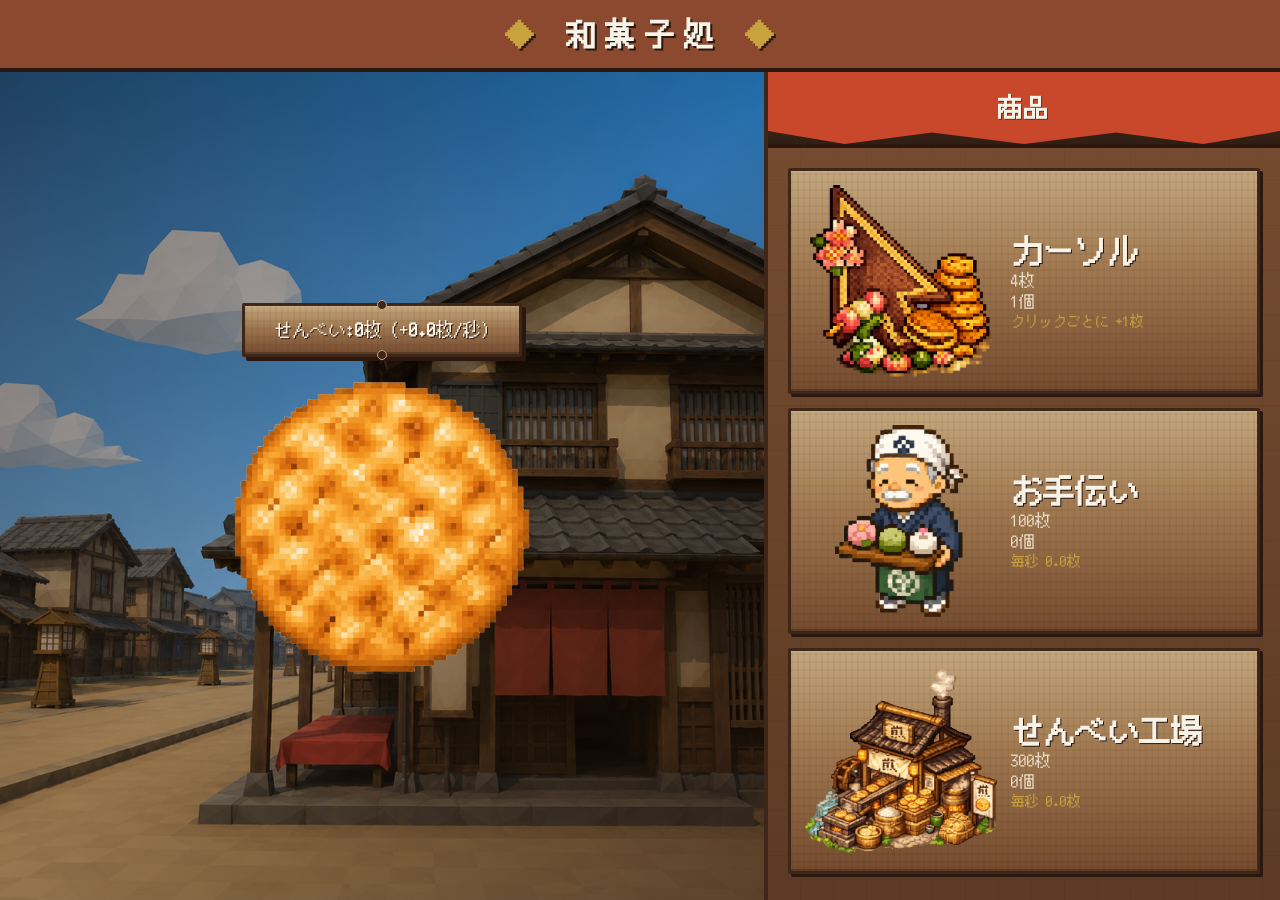
<file: index.html>
<!DOCTYPE html>
<html lang="ja">

<head>
  <meta charset="UTF-8">
  <meta name="viewport" content="width=device-width, initial-scale=1.0">
  <!-- ①titleタグの中身を書き換えて好きな言葉を入れて、ゲームのタイトルを設定しよう! -->
  <title>Rice Cracker</title>
  <link rel="stylesheet" href="style.css">
  <script src="DONOTTOUCH/lib.js" defer></script>
  <script src="DONOTTOUCH/storage.js" defer></script>
  <script src="script.js" defer></script>
</head>

<body>
  <header class="shop-sign">
    <!-- ②h1タグにも好きな言葉を入れて、お店の名前を設定しよう! -->
    <h1>和菓子処</h1>
  </header>
  <div class="container">
    <div id="particles-container"></div>
    <div class="sectionLeft">
      <!-- 【課題】ここにリセットボタンを追加しよう！
        下の例のように button タグを書いてみよう。
        id="resetButton"、class="reset-button"、type="button" を忘れないでね。
        ボタンの文字は「リセット」にしてみよう。 -->
      <!-- <button id="resetButton" class="reset-button" type="button">リセット</button> -->

      <div id="senbeiDisplay">せんべい: <span id="senbeiCount">0</span>枚 (+<span id="senbeiRate">0.0</span>枚/秒)</div>
      <div class="senbei-wrapper">
        <!-- ③せんべいの画像を追加して、ゲームに反映させよう！ -->
        <img src="senbei.png" class="senbei" alt="せんべい">
      </div>
    </div>
    <div class="sectionRight">
      <div class="shop-header">
        <div class="noren">商品</div>
      </div>
      <div class="store">
        <div id="products">
        </div>
      </div>
    </div>
  </div>
</body>

</html>
</file>
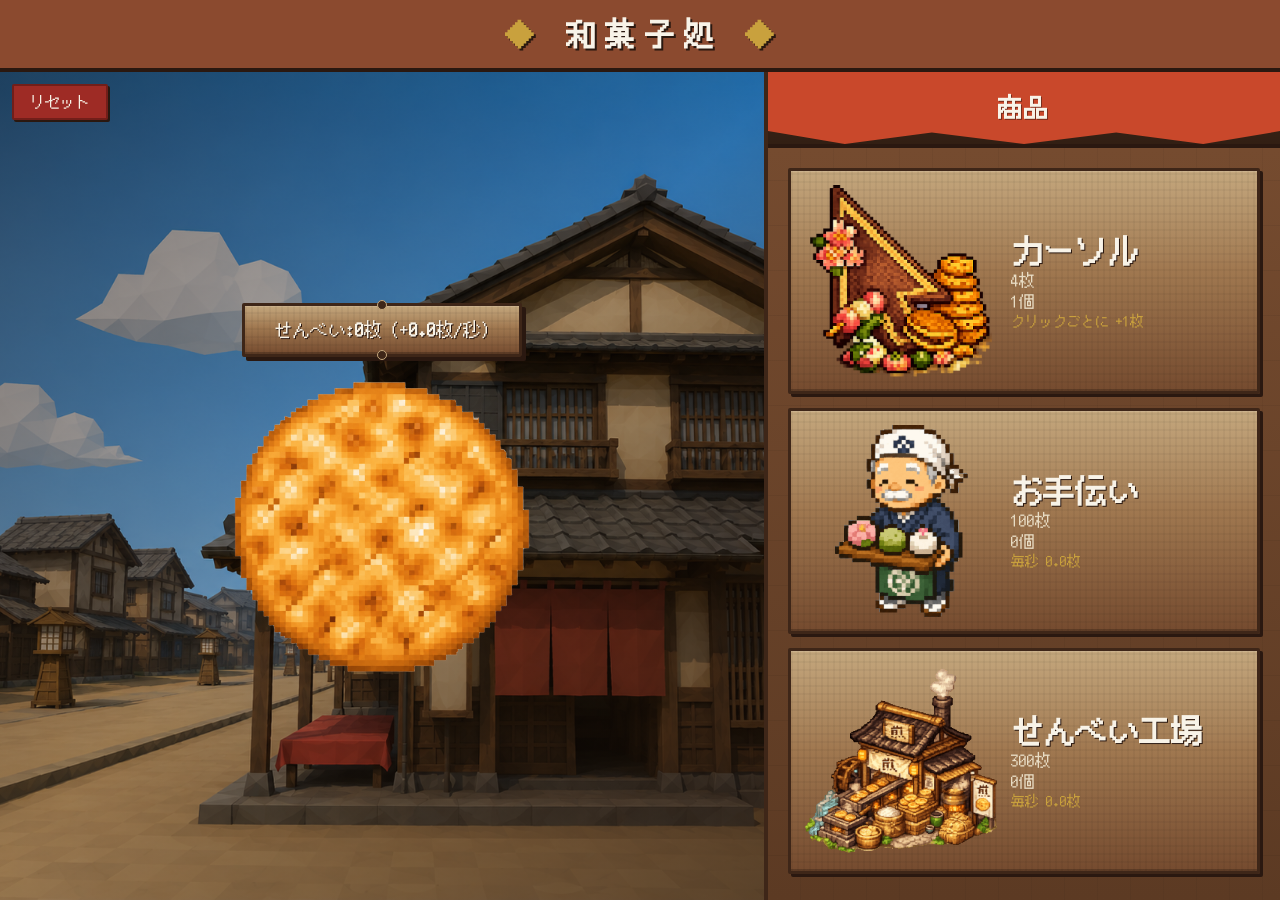
<file: complete/index.html>
<!DOCTYPE html>
<html lang="ja">

<head>
  <meta charset="UTF-8">
  <meta name="viewport" content="width=device-width, initial-scale=1.0">
  <!-- ①titleタグの中身を書き換えて好きな言葉を入れて、ゲームのタイトルを設定しよう! -->
  <title>Rice Cracker</title>
  <link rel="stylesheet" href="style.css">
  <script src="DONOTTOUCH/lib.js" defer></script>
  <script src="DONOTTOUCH/storage.js" defer></script>
  <script src="script.js" defer></script>
</head>

<body>
  <header class="shop-sign">
    <!-- ②h1タグにも好きな言葉を入れて、お店の名前を設定しよう! -->
    <h1>和菓子処</h1>
  </header>
  <div class="container">
    <div id="particles-container"></div>
    <div class="sectionLeft">
      <!-- 【課題】ここにリセットボタンを追加しよう！
        下の例のように button タグを書いてみよう。
        id="resetButton"、class="reset-button"、type="button" を忘れないでね。
        ボタンの文字は「リセット」にしてみよう。 -->
      <button id="resetButton" class="reset-button" type="button">リセット</button>
      <div id="senbeiDisplay">せんべい: <span id="senbeiCount">0</span>枚 (+<span id="senbeiRate">0.0</span>枚/秒)</div>
      <div class="senbei-wrapper">
        <!-- ③せんべいの画像を追加して、ゲームに反映させよう！ -->
        <img src="senbei.png" class="senbei" alt="せんべい">
      </div>
    </div>
    <div class="sectionRight">
      <div class="shop-header">
        <div class="noren">商品</div>
      </div>
      <div class="store">
        <div id="products">
        </div>
      </div>
    </div>
  </div>
</body>

</html>
</file>
<file: style.css>
@font-face {
  font-family: 'PixelMplus12-Regular';
  src: url('DONOTTOUCH/fonts/PixelMplus12-Regular.ttf') format('truetype');
  font-weight: 400;
  font-style: normal;
  font-display: swap;
}

:root {
  --color-paper: #E8DCC4;
  --color-paper-dark: #D6C6A8;
  --color-ink: #1A0E08;
  --color-wood-ink: #2A1810;
  --color-wood-dark: #3E2618;
  --color-wood: #5C3A23;
  --color-wood-mid: #754B2F;
  --color-wood-light: #A07850;
  --color-wood-pale: #C4A77D;
  --color-vermilion: #9E2B25;
  --color-vermilion-dark: #721E19;
  --color-vermilion-light: #C03A32;
  --color-gold: #C9A13D;
  --color-cream: #F8F3E8;
  --font-jp: 'PixelMplus12-Regular', sans-serif;
}

*,
*::before,
*::after {
  box-sizing: border-box;
  margin: 0;
  padding: 0;
}

html,
body {
  width: 100%;
  height: 100%;
}

body {
  display: flex;
  flex-direction: column;
  height: 100vh;
  overflow: hidden;
  font-family: var(--font-jp);
  color: var(--color-ink);
  background: var(--color-paper-dark);
}

.shop-sign {
  flex-shrink: 0;
  height: 72px;
  display: flex;
  align-items: center;
  justify-content: center;
  background-color: #8b4a2f;
  border-bottom: 4px solid var(--color-wood-ink);
  box-shadow: 0 4px 0 rgba(0, 0, 0, 0.25);
}

.shop-sign h1 {
  display: inline-flex;
  align-items: center;
  gap: 0.8rem;
  font-size: 1.9rem;
  color: var(--color-cream);
  letter-spacing: 0.3em;
  text-indent: 0.3em;
  text-shadow: 2px 2px 0 var(--color-wood-ink);
}

.shop-sign h1::before,
.shop-sign h1::after {
  content: '◆';
  color: var(--color-gold);
  pointer-events: none;
}

.container {
  display: flex;
  flex-direction: row;
  flex: 1;
  min-height: 0;
}

.sectionLeft {
  flex: 0 0 60%;
  display: flex;
  flex-direction: column;
  align-items: center;
  justify-content: center;
  gap: 32px;
  position: relative;
  background:
    linear-gradient(135deg, rgba(26, 14, 8, 0.6) 0%, rgba(26, 14, 8, 0.25) 50%, rgba(26, 14, 8, 0.6) 100%),
    url('DONOTTOUCH/image/background.png') center / cover no-repeat;
  border-right: 4px solid var(--color-wood-dark);
}

.reset-button {
  position: absolute;
  top: 12px;
  left: 12px;
  padding: 8px 16px;
  font-family: var(--font-jp);
  font-size: 0.95rem;
  color: var(--color-cream);
  background: var(--color-vermilion);
  border: 2px solid var(--color-vermilion-dark);
  border-radius: 2px;
  cursor: pointer;
  box-shadow: 2px 2px 0 var(--color-wood-ink);
}

.reset-button:hover {
  background: var(--color-vermilion-light);
}

#senbeiDisplay {
  position: relative;
  display: inline-flex;
  align-items: center;
  justify-content: center;
  min-width: 280px;
  padding: 14px 28px;
  background:
    repeating-linear-gradient(90deg, rgba(0, 0, 0, 0.04) 0 2px, transparent 2px 6px),
    repeating-linear-gradient(0deg, rgba(0, 0, 0, 0.04) 0 2px, transparent 2px 8px),
    linear-gradient(180deg, var(--color-wood-pale) 0%, var(--color-wood-light) 45%, var(--color-wood-mid) 100%);
  border: 3px solid var(--color-wood-dark);
  border-radius: 2px;
  font-size: 1.15rem;
  color: var(--color-cream);
  text-shadow: 1px 1px 0 var(--color-wood-ink);
  box-shadow:
    inset 0 1px 0 rgba(255, 255, 255, 0.12),
    inset 0 -2px 0 rgba(0, 0, 0, 0.2),
    4px 4px 0 var(--color-wood-ink);
}

#senbeiCount,
#senbeiRate {
  font-weight: 700;
}

#senbeiDisplay::before,
#senbeiDisplay::after {
  content: '';
  position: absolute;
  left: 50%;
  width: 10px;
  height: 10px;
  margin-left: -5px;
  border-radius: 50%;
  background: var(--color-wood-dark);
  border: 1px solid var(--color-wood-pale);
  pointer-events: none;
}

#senbeiDisplay::before {
  top: -6px;
}

#senbeiDisplay::after {
  bottom: -6px;
}

.senbei-wrapper {
  position: relative;
  width: 280px;
  height: 280px;
  display: flex;
  align-items: center;
  justify-content: center;
  background: transparent;
}

.senbei {
  display: block;
  width: 384px;
  height: 384px;
  border-radius: 50%;
  cursor: pointer;
  transition: transform 0.1s ease;
  object-fit: contain;
}

.senbei:hover {
  transform: scale(1.05);
}

.senbei.clicked {
  animation: pop 0.3s ease;
}

.sectionRight {
  flex: 0 0 40%;
  display: flex;
  flex-direction: column;
  background:
    repeating-linear-gradient(90deg, transparent 0 10px, rgba(0, 0, 0, 0.04) 10px 11px),
    linear-gradient(180deg, var(--color-wood) 0%, var(--color-wood-dark) 100%);
}

.shop-header {
  flex-shrink: 0;
  height: 76px;
  display: flex;
  align-items: flex-start;
  justify-content: center;
  background:
    linear-gradient(180deg, rgba(255, 255, 255, 0.06) 0%, transparent 30%, rgba(0, 0, 0, 0.2) 100%),
    var(--color-wood-dark);
  border-bottom: 4px solid var(--color-wood-ink);
}

/* ④　のれんの色を変えてみよう！ */
.noren {
  display: flex;
  justify-content: center;
  align-items: center;
  gap: 1.5rem;
  width: 100%;
  height: 72px;
  background-color: #c9482b;
  color: var(--color-cream);
  font-size: 1.5rem;
  font-weight: 700;
  letter-spacing: 0.1em;
  text-shadow: 1px 1px 0 rgba(0, 0, 0, 0.4);
  clip-path: polygon(0 0, 100% 0, 100% 82%, 85% 100%, 68% 84%, 50% 100%, 32% 84%, 15% 100%, 0 82%);
}

.noren span {
  display: flex;
  align-items: center;
  justify-content: center;
  height: 100%;
  padding: 0 10px;
  color: var(--color-cream);
  font-size: 1.5rem;
  font-weight: 700;
  letter-spacing: 0.1em;
  text-shadow: 1px 1px 0 rgba(0, 0, 0, 0.4);
}

.store {
  flex: 1;
  overflow-y: auto;
  background:
    repeating-linear-gradient(90deg, transparent 0 32px, rgba(0, 0, 0, 0.04) 32px 33px),
    repeating-linear-gradient(0deg, transparent 0 44px, rgba(0, 0, 0, 0.05) 44px 45px),
    linear-gradient(180deg, var(--color-wood-mid) 0%, var(--color-wood) 100%);
  padding: 20px;
}

.product-card {
  margin-bottom: 14px;
  padding: 14px;
  display: flex;
  align-items: center;
  gap: 14px;
  background:
    repeating-linear-gradient(90deg, rgba(0, 0, 0, 0.04) 0 2px, transparent 2px 6px),
    repeating-linear-gradient(0deg, rgba(0, 0, 0, 0.04) 0 2px, transparent 2px 8px),
    linear-gradient(180deg, var(--color-wood-pale) 0%, var(--color-wood-light) 45%, var(--color-wood-mid) 100%);
  border: 3px solid var(--color-wood-dark);
  border-radius: 2px;
  cursor: pointer;
  color: var(--color-cream);
  box-shadow:
    inset 0 1px 0 rgba(255, 255, 255, 0.12),
    inset 0 -2px 0 rgba(0, 0, 0, 0.18),
    3px 3px 0 var(--color-wood-ink);
  transition: transform 0.1s ease, box-shadow 0.1s ease;
}

.product-card:hover {
  transform: translate(-2px, -2px);
  box-shadow:
    inset 0 1px 0 rgba(255, 255, 255, 0.12),
    inset 0 -2px 0 rgba(0, 0, 0, 0.18),
    5px 5px 0 var(--color-wood-ink);
}

.product-card h2 {
  font-size: 2rem;
  color: var(--color-cream);
  text-shadow: 1px 1px 0 var(--color-wood-ink);
}

.product-card p {
  margin-top: 4px;
  color: var(--color-paper);
}

.product-card .effect {
  font-size: 0.85rem;
  color: var(--color-gold);
}

.product-image {
  width: 192px;
  height: 192px;
  flex-shrink: 0;
  background: transparent;
  object-fit: contain;
}

.product-info {
  flex: 1;
  min-width: 0;
}

#particles-container {
  position: fixed;
  inset: 0;
  pointer-events: none;
  z-index: 100;
  overflow: hidden;
}

.particle {
  position: fixed;
  width: 12px;
  height: 12px;
  border-radius: 50%;
  background: var(--color-wood-pale);
  pointer-events: none;
  box-shadow: 0 0 4px rgba(201, 161, 61, 0.5);
  animation: particle-fly 0.8s ease-out forwards;
}

@keyframes pop {
  0% {
    transform: scale(1);
  }

  30% {
    transform: scale(0.85);
  }

  60% {
    transform: scale(1.08);
  }

  100% {
    transform: scale(1);
  }
}

@keyframes particle-fly {
  0% {
    opacity: 1;
    transform: translate(0, 0) scale(1);
  }

  100% {
    opacity: 0;
    transform: translate(var(--dx, 0), -80px) scale(0.3);
  }
}

.store::-webkit-scrollbar {
  width: 10px;
}

.store::-webkit-scrollbar-track {
  background: var(--color-wood-dark);
}

.store::-webkit-scrollbar-thumb {
  background: var(--color-wood-light);
  border: 1px solid var(--color-wood-ink);
}

.store::-webkit-scrollbar-thumb:hover {
  background: var(--color-wood-pale);
}
</file>
<file: complete/style.css>
@font-face {
  font-family: 'PixelMplus12-Regular';
  src: url('DONOTTOUCH/fonts/PixelMplus12-Regular.ttf') format('truetype');
  font-weight: 400;
  font-style: normal;
  font-display: swap;
}

:root {
  --color-paper: #E8DCC4;
  --color-paper-dark: #D6C6A8;
  --color-ink: #1A0E08;
  --color-wood-ink: #2A1810;
  --color-wood-dark: #3E2618;
  --color-wood: #5C3A23;
  --color-wood-mid: #754B2F;
  --color-wood-light: #A07850;
  --color-wood-pale: #C4A77D;
  --color-vermilion: #9E2B25;
  --color-vermilion-dark: #721E19;
  --color-vermilion-light: #C03A32;
  --color-gold: #C9A13D;
  --color-cream: #F8F3E8;
  --font-jp: 'PixelMplus12-Regular', sans-serif;
}

*,
*::before,
*::after {
  box-sizing: border-box;
  margin: 0;
  padding: 0;
}

html,
body {
  width: 100%;
  height: 100%;
}

body {
  display: flex;
  flex-direction: column;
  height: 100vh;
  overflow: hidden;
  font-family: var(--font-jp);
  color: var(--color-ink);
  background: var(--color-paper-dark);
}

.shop-sign {
  flex-shrink: 0;
  height: 72px;
  display: flex;
  align-items: center;
  justify-content: center;
  background-color: #8b4a2f;
  border-bottom: 4px solid var(--color-wood-ink);
  box-shadow: 0 4px 0 rgba(0, 0, 0, 0.25);
}

.shop-sign h1 {
  display: inline-flex;
  align-items: center;
  gap: 0.8rem;
  font-size: 1.9rem;
  color: var(--color-cream);
  letter-spacing: 0.3em;
  text-indent: 0.3em;
  text-shadow: 2px 2px 0 var(--color-wood-ink);
}

.shop-sign h1::before,
.shop-sign h1::after {
  content: '◆';
  color: var(--color-gold);
  pointer-events: none;
}

.container {
  display: flex;
  flex-direction: row;
  flex: 1;
  min-height: 0;
}

.sectionLeft {
  flex: 0 0 60%;
  display: flex;
  flex-direction: column;
  align-items: center;
  justify-content: center;
  gap: 32px;
  position: relative;
  background:
    linear-gradient(135deg, rgba(26, 14, 8, 0.6) 0%, rgba(26, 14, 8, 0.25) 50%, rgba(26, 14, 8, 0.6) 100%),
    url('DONOTTOUCH/image/background.png') center / cover no-repeat;
  border-right: 4px solid var(--color-wood-dark);
}

.reset-button {
  position: absolute;
  top: 12px;
  left: 12px;
  padding: 8px 16px;
  font-family: var(--font-jp);
  font-size: 0.95rem;
  color: var(--color-cream);
  background: var(--color-vermilion);
  border: 2px solid var(--color-vermilion-dark);
  border-radius: 2px;
  cursor: pointer;
  box-shadow: 2px 2px 0 var(--color-wood-ink);
}

.reset-button:hover {
  background: var(--color-vermilion-light);
}

#senbeiDisplay {
  position: relative;
  display: inline-flex;
  align-items: center;
  justify-content: center;
  min-width: 280px;
  padding: 14px 28px;
  background:
    repeating-linear-gradient(90deg, rgba(0, 0, 0, 0.04) 0 2px, transparent 2px 6px),
    repeating-linear-gradient(0deg, rgba(0, 0, 0, 0.04) 0 2px, transparent 2px 8px),
    linear-gradient(180deg, var(--color-wood-pale) 0%, var(--color-wood-light) 45%, var(--color-wood-mid) 100%);
  border: 3px solid var(--color-wood-dark);
  border-radius: 2px;
  font-size: 1.15rem;
  color: var(--color-cream);
  text-shadow: 1px 1px 0 var(--color-wood-ink);
  box-shadow:
    inset 0 1px 0 rgba(255, 255, 255, 0.12),
    inset 0 -2px 0 rgba(0, 0, 0, 0.2),
    4px 4px 0 var(--color-wood-ink);
}

#senbeiCount,
#senbeiRate {
  font-weight: 700;
}

#senbeiDisplay::before,
#senbeiDisplay::after {
  content: '';
  position: absolute;
  left: 50%;
  width: 10px;
  height: 10px;
  margin-left: -5px;
  border-radius: 50%;
  background: var(--color-wood-dark);
  border: 1px solid var(--color-wood-pale);
  pointer-events: none;
}

#senbeiDisplay::before {
  top: -6px;
}

#senbeiDisplay::after {
  bottom: -6px;
}

.senbei-wrapper {
  position: relative;
  width: 280px;
  height: 280px;
  display: flex;
  align-items: center;
  justify-content: center;
  background: transparent;
}

.senbei {
  display: block;
  width: 384px;
  height: 384px;
  border-radius: 50%;
  cursor: pointer;
  transition: transform 0.1s ease;
  object-fit: contain;
}

.senbei:hover {
  transform: scale(1.05);
}

.senbei.clicked {
  animation: pop 0.3s ease;
}

.sectionRight {
  flex: 0 0 40%;
  display: flex;
  flex-direction: column;
  background:
    repeating-linear-gradient(90deg, transparent 0 10px, rgba(0, 0, 0, 0.04) 10px 11px),
    linear-gradient(180deg, var(--color-wood) 0%, var(--color-wood-dark) 100%);
}

.shop-header {
  flex-shrink: 0;
  height: 76px;
  display: flex;
  align-items: flex-start;
  justify-content: center;
  background:
    linear-gradient(180deg, rgba(255, 255, 255, 0.06) 0%, transparent 30%, rgba(0, 0, 0, 0.2) 100%),
    var(--color-wood-dark);
  border-bottom: 4px solid var(--color-wood-ink);
}

/* ④　のれんの色を変えてみよう！ */
.noren {
  display: flex;
  justify-content: center;
  align-items: center;
  gap: 1.5rem;
  width: 100%;
  height: 72px;
  background-color: #c9482b;
  color: var(--color-cream);
  font-size: 1.5rem;
  font-weight: 700;
  letter-spacing: 0.1em;
  text-shadow: 1px 1px 0 rgba(0, 0, 0, 0.4);
  clip-path: polygon(0 0, 100% 0, 100% 82%, 85% 100%, 68% 84%, 50% 100%, 32% 84%, 15% 100%, 0 82%);
}

.noren span {
  display: flex;
  align-items: center;
  justify-content: center;
  height: 100%;
  padding: 0 10px;
  color: var(--color-cream);
  font-size: 1.5rem;
  font-weight: 700;
  letter-spacing: 0.1em;
  text-shadow: 1px 1px 0 rgba(0, 0, 0, 0.4);
}

.store {
  flex: 1;
  overflow-y: auto;
  background:
    repeating-linear-gradient(90deg, transparent 0 32px, rgba(0, 0, 0, 0.04) 32px 33px),
    repeating-linear-gradient(0deg, transparent 0 44px, rgba(0, 0, 0, 0.05) 44px 45px),
    linear-gradient(180deg, var(--color-wood-mid) 0%, var(--color-wood) 100%);
  padding: 20px;
}

.product-card {
  margin-bottom: 14px;
  padding: 14px;
  display: flex;
  align-items: center;
  gap: 14px;
  background:
    repeating-linear-gradient(90deg, rgba(0, 0, 0, 0.04) 0 2px, transparent 2px 6px),
    repeating-linear-gradient(0deg, rgba(0, 0, 0, 0.04) 0 2px, transparent 2px 8px),
    linear-gradient(180deg, var(--color-wood-pale) 0%, var(--color-wood-light) 45%, var(--color-wood-mid) 100%);
  border: 3px solid var(--color-wood-dark);
  border-radius: 2px;
  cursor: pointer;
  color: var(--color-cream);
  box-shadow:
    inset 0 1px 0 rgba(255, 255, 255, 0.12),
    inset 0 -2px 0 rgba(0, 0, 0, 0.18),
    3px 3px 0 var(--color-wood-ink);
  transition: transform 0.1s ease, box-shadow 0.1s ease;
}

.product-card:hover {
  transform: translate(-2px, -2px);
  box-shadow:
    inset 0 1px 0 rgba(255, 255, 255, 0.12),
    inset 0 -2px 0 rgba(0, 0, 0, 0.18),
    5px 5px 0 var(--color-wood-ink);
}

.product-card h2 {
  font-size: 2rem;
  color: var(--color-cream);
  text-shadow: 1px 1px 0 var(--color-wood-ink);
}

.product-card p {
  margin-top: 4px;
  color: var(--color-paper);
}

.product-card .effect {
  font-size: 0.85rem;
  color: var(--color-gold);
}

.product-image {
  width: 192px;
  height: 192px;
  flex-shrink: 0;
  background: transparent;
  object-fit: contain;
}

.product-info {
  flex: 1;
  min-width: 0;
}

#particles-container {
  position: fixed;
  inset: 0;
  pointer-events: none;
  z-index: 100;
  overflow: hidden;
}

.particle {
  position: fixed;
  width: 12px;
  height: 12px;
  border-radius: 50%;
  background: var(--color-wood-pale);
  pointer-events: none;
  box-shadow: 0 0 4px rgba(201, 161, 61, 0.5);
  animation: particle-fly 0.8s ease-out forwards;
}

@keyframes pop {
  0% {
    transform: scale(1);
  }

  30% {
    transform: scale(0.85);
  }

  60% {
    transform: scale(1.08);
  }

  100% {
    transform: scale(1);
  }
}

@keyframes particle-fly {
  0% {
    opacity: 1;
    transform: translate(0, 0) scale(1);
  }

  100% {
    opacity: 0;
    transform: translate(var(--dx, 0), -80px) scale(0.3);
  }
}

.store::-webkit-scrollbar {
  width: 10px;
}

.store::-webkit-scrollbar-track {
  background: var(--color-wood-dark);
}

.store::-webkit-scrollbar-thumb {
  background: var(--color-wood-light);
  border: 1px solid var(--color-wood-ink);
}

.store::-webkit-scrollbar-thumb:hover {
  background: var(--color-wood-pale);
}
</file>
